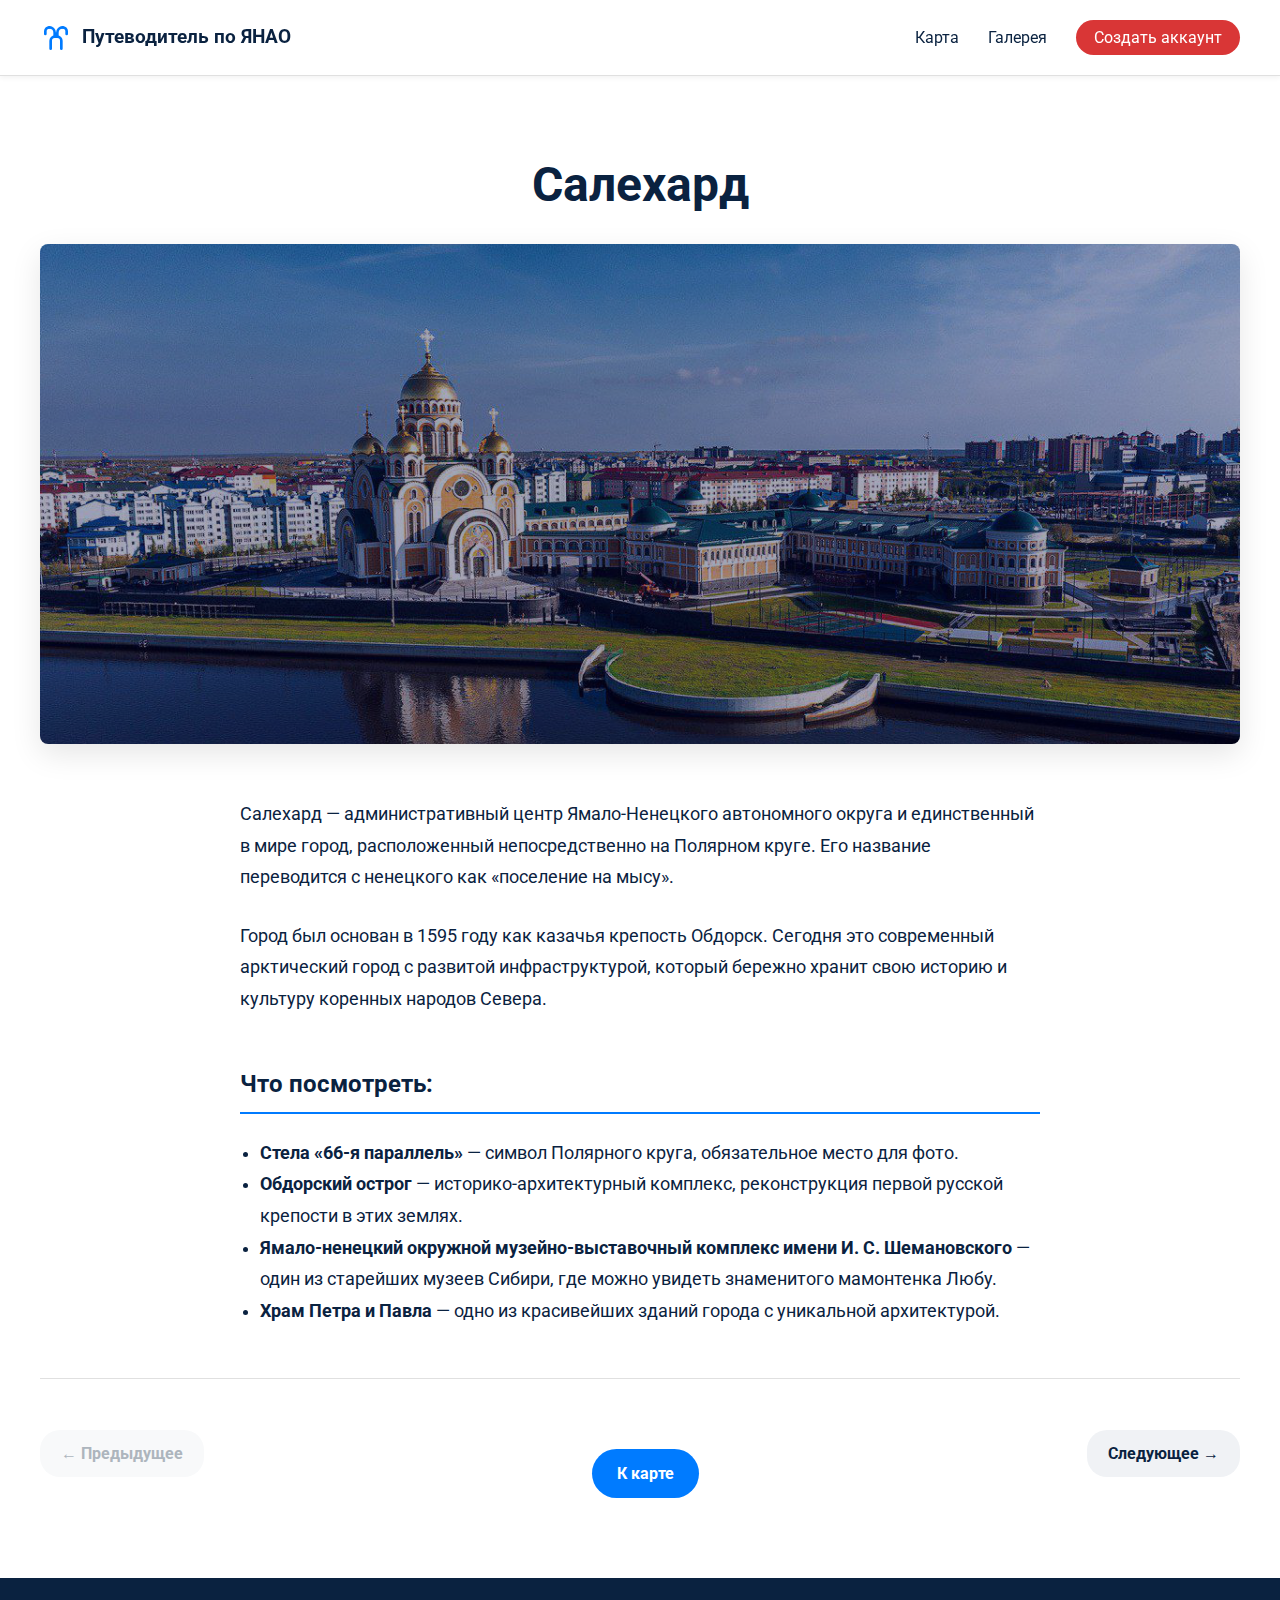
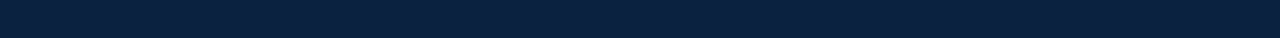
<file: salekhard.html>
<!DOCTYPE html>
<html lang="ru">
<head>
    <meta charset="UTF-8">
    <meta name="viewport" content="width=device-width, initial-scale=1.0">
    <title>Салехард - Путеводитель по ЯНАО</title>
    <link rel="stylesheet" href="style.css">
    <link rel="preconnect" href="https://fonts.googleapis.com">
    <link rel="preconnect" href="https://fonts.gstatic.com" crossorigin>
    <link href="https://fonts.googleapis.com/css2?family=Roboto:wght@300;400;700&display=swap" rel="stylesheet">
</head>
<body>

    <!-- Шапка сайта должна быть на всех страницах -->
    <header class="site-header">
        <div class="container header-container">
            <a href="index.html" class="logo"> <!-- Ссылка ведет на главную -->
                <svg width="32" height="32" viewBox="0 0 24 24" fill="none" xmlns="http://www.w3.org/2000/svg"><path d="M8 20V14C8 12.3431 9.34315 11 11 11H13C14.6569 11 16 12.3431 16 14V20" stroke="#007BFF" stroke-width="2" stroke-linecap="round"/><path d="M11 11V8C11 5.79086 9.20914 4 7 4" stroke="#007BFF" stroke-width="2" stroke-linecap="round"/><path d="M13 11V8C13 5.79086 14.7909 4 17 4" stroke="#007BFF" stroke-width="2" stroke-linecap="round"/><path d="M7 4C5.34315 4 4 5.34315 4 7V9" stroke="#007BFF" stroke-width="2" stroke-linecap="round"/><path d="M17 4C18.6569 4 20 5.34315 20 7V9" stroke="#007BFF" stroke-width="2" stroke-linecap="round"/></svg>
                <span>Путеводитель по ЯНАО</span>
            </a>
            <nav class="main-nav">
                <a href="index.html#map">Карта</a> <!-- Ссылки ведут на главную -->
                <a href="index.html#gallery">Галерея</a>
                <a href="#" class="account-btn" id="open-modal-btn">Создать аккаунт</a>
            </nav>
        </div>
    </header>

    <main>
        <div class="destination-page">
            <div class="container">
                
                <!-- ИЗМЕНИТЕ ЭТОТ КОНТЕНТ ДЛЯ КАЖДОЙ СТРАНИЦЫ -->
                <h1>Салехард</h1>
                <img src="29.png" alt="Салехард" class="destination-image">
                <article>
                    <p>Салехард — административный центр Ямало-Ненецкого автономного округа и единственный в мире город, расположенный непосредственно на Полярном круге. Его название переводится с ненецкого как «поселение на мысу».</p>
                    <p>Город был основан в 1595 году как казачья крепость Обдорск. Сегодня это современный арктический город с развитой инфраструктурой, который бережно хранит свою историю и культуру коренных народов Севера.</p>
                    <h3>Что посмотреть:</h3>
                    <ul>
                        <li><strong>Стела «66-я параллель»</strong> — символ Полярного круга, обязательное место для фото.</li>
                        <li><strong>Обдорский острог</strong> — историко-архитектурный комплекс, реконструкция первой русской крепости в этих землях.</li>
                        <li><strong>Ямало-ненецкий окружной музейно-выставочный комплекс имени И. С. Шемановского</strong> — один из старейших музеев Сибири, где можно увидеть знаменитого мамонтенка Любу.</li>
                        <li><strong>Храм Петра и Павла</strong> — одно из красивейших зданий города с уникальной архитектурой.</li>
                    </ul>
                </article>
<div class="destination-nav">
                    <a href="#" class="nav-link disabled">← Предыдущее</a>
                    <a href="index.html" class="back-btn">К карте</a>
                    <a href="polyarny-ural.html" class="nav-link">Следующее →</a>
                </div>
                
            </div>
        </div>
    </main>

    <!-- Подвал и скрипты должны быть на всех страницах -->
    <footer class="site-footer"><!-- ... --></footer>
    <div id="modal-container" class="modal-container"><!-- ... --></div>
    <script>
        // Скрипт для модального окна должен быть на всех страницах, т.к. кнопка есть в шапке
        const modalContainer = document.getElementById('modal-container');
        const openModalBtn = document.getElementById('open-modal-btn');
        const closeBtn = document.querySelector('.close-btn');
        openModalBtn.addEventListener('click', (event) => { event.preventDefault(); modalContainer.style.display = 'flex'; });
        closeBtn.addEventListener('click', () => { modalContainer.style.display = 'none'; });
        window.addEventListener('click', (event) => { if (event.target === modalContainer) { modalContainer.style.display = 'none'; } });
        document.getElementById('register-form').addEventListener('submit', (event) => { event.preventDefault(); alert('Спасибо за регистрацию! (Это демонстрация, данные не сохранены)'); modalContainer.style.display = 'none'; });
    </script>
    
</body>
</html>
</file>
<file: style.css>
/* --- Глобальные переменные и стили --- */
:root {
    --bg-color: #FFFFFF;
    --text-color: #0A2240; /* Темно-синий */
    --primary-blue: #007BFF; /* Яркий синий */
    --accent-red: #D93636; /* Акцентный красный */
    --light-gray: #f0f2f5; /* Светло-серый фон для секций */
    --font-family: 'Roboto', sans-serif;
    --header-height: 75px; /* Высота шапки для десктопа */
}

/* Плавный скролл по якорным ссылкам */
html {
    scroll-behavior: smooth;
}

body {
    font-family: var(--font-family);
    background-color: var(--bg-color);
    color: var(--text-color);
    margin: 0;
    line-height: 1.6;
    /* Добавляем отступ сверху, равный высоте шапки, чтобы контент не уезжал под нее */
    padding-top: var(--header-height);
}

.container {
    max-width: 1200px;
    margin: 0 auto;
    padding: 0 20px;
}

h2 {
    font-size: 2.5rem;
    font-weight: 700;
    text-align: center;
    margin-bottom: 40px;
    color: var(--text-color);
}

section {
    padding: 60px 0;
}

/* Секция с картой имеет белый фон */
.map-section {
    background-color: var(--bg-color);
}

/* Секция с галереей имеет светло-серый фон */
.gallery-section {
    background-color: var(--light-gray);
}


/* --- Шапка сайта и навигация --- */
.site-header {
    background-color: var(--bg-color);
    border-bottom: 1px solid #e0e0e0;
    box-shadow: 0 2px 5px rgba(0,0,0,0.05);
    /* --- Стили для фиксации меню --- */
    position: fixed;
    top: 0;
    left: 0;
    width: 100%;
    height: var(--header-height);
    z-index: 1000;
    display: flex;
    align-items: center;
}

.header-container {
    display: flex;
    justify-content: space-between;
    align-items: center;
    width: 100%;
}

.logo {
    display: flex;
    align-items: center;
    text-decoration: none;
    color: var(--text-color);
    font-size: 1.2rem;
    font-weight: 700;
}

.logo svg {
    margin-right: 10px;
    transition: transform 0.3s ease;
}

.logo:hover svg {
    transform: scale(1.1);
}

.main-nav a {
    text-decoration: none;
    color: var(--text-color);
    margin-left: 25px;
    font-size: 1rem;
    font-weight: 400;
    transition: color 0.3s ease;
}

.main-nav a:hover {
    color: var(--primary-blue);
}

.account-btn {
    background-color: var(--accent-red);
    color: white !important;
    padding: 8px 18px;
    border-radius: 20px;
    transition: background-color 0.3s ease, transform 0.2s ease;
}

.account-btn:hover {
    background-color: #b52b2b;
    transform: translateY(-2px);
}

/* --- Секция с картой --- */
.map-container {
    position: relative;
    max-width: 1000px;
    margin: 0 auto;
    border-radius: 8px;
    box-shadow: 0 10px 30px rgba(0,0,0,0.1);
}

.map-image {
    display: block;
    width: 100%;
    height: auto;
    border-radius: 8px;
}

.map-point {
    position: absolute;
}

.marker {
    width: 16px;
    height: 16px;
    background-color: var(--primary-blue);
    border: 3px solid white;
    border-radius: 50%;
    transform: translate(-50%, -50%);
    cursor: pointer;
    transition: all 0.3s ease;
    box-shadow: 0 0 0 3px var(--primary-blue);
}

.map-point:hover .marker {
    background-color: var(--accent-red);
    box-shadow: 0 0 0 5px var(--accent-red);
    transform: translate(-50%, -50%) scale(1.2);
}

.popup {
    position: absolute;
    bottom: 25px;
    left: 50%;
    transform: translateX(-50%);
    background: white;
    padding: 15px;
    border-radius: 6px;
    box-shadow: 0 5px 15px rgba(0,0,0,0.2);
    width: 280px;
    opacity: 0;
    visibility: hidden;
    transition: opacity 0.3s ease, transform 0.3s ease;
    transform-origin: bottom center;
    z-index: 10;
}

.map-point:hover .popup {
    opacity: 1;
    visibility: visible;
    transform: translateX(-50%) translateY(-10px);
}

.popup h3 {
    margin: 0 0 5px 0;
    font-size: 1.1rem;
    color: var(--text-color);
}
.popup p {
    margin: 0;
    font-size: 0.9rem;
    line-height: 1.5;
    color: #555;
}

/* --- Орнамент-разделитель --- */
.ornament-divider {
    height: 30px; 
    /* Фон должен совпадать с фоном секции, НАД которой он находится */
    background-color: var(--bg-color); 
    /* Встроенный SVG, рисующий один элемент синего орнамента */
    background-image: url("data:image/svg+xml,%3Csvg xmlns='http://www.w3.org/2000/svg' viewBox='0 0 40 20'%3E%3Cpath d='M0 20 L20 0 L40 20 L30 10 L20 20 L10 10 Z' fill='%23007BFF'/%3E%3C/svg%3E");
    background-size: 40px 20px;
    background-repeat: repeat-x;
    background-position: center;
}

/* --- Секция с галереей --- */
.gallery-grid {
    display: grid;
    grid-template-columns: repeat(auto-fit, minmax(300px, 1fr));
    gap: 20px;
}

.gallery-item {
    border-radius: 8px;
    overflow: hidden;
    box-shadow: 0 5px 15px rgba(0,0,0,0.08);
    transition: transform 0.3s ease, box-shadow 0.3s ease;
}

.gallery-item:hover {
    transform: translateY(-5px) scale(1.03);
    box-shadow: 0 10px 20px rgba(0,0,0,0.12);
}

.gallery-item img {
    width: 100%;
    height: 100%;
    object-fit: cover;
    display: block;
}
.gallery-item {
    border-radius: 8px;
    overflow: hidden;
    box-shadow: 0 5px 15px rgba(0,0,0,0.08);
    transition: transform 0.3s ease, box-shadow 0.3s ease;
    cursor: pointer; /* ИЗМЕНЕНИЕ: Добавляем курсор-указатель */
}

.gallery-item:hover {
    transform: translateY(-5px) scale(1.03);
    box-shadow: 0 10px 20px rgba(0,0,0,0.12);
}

.gallery-item img {
    width: 100%;
    height: 100%;
    object-fit: cover;
    display: block;
}


/* --- НОВЫЕ СТИЛИ: для Лайтбокса (просмотрщика изображений) --- */
.lightbox {
    display: none; /* Скрыт по умолчанию */
    position: fixed;
    z-index: 3000; /* Выше всех остальных элементов */
    left: 0;
    top: 0;
    width: 100%;
    height: 100%;
    background-color: rgba(0, 0, 0, 0.85); /* Более темный фон для акцента на фото */
    justify-content: center;
    align-items: center;
    padding: 20px;
    box-sizing: border-box;
}

.lightbox-content {
    max-width: 90%;
    max-height: 90%;
    object-fit: contain; /* Чтобы изображение помещалось целиком без обрезки */
    box-shadow: 0 0 25px rgba(0,0,0,0.5);
    animation: zoomIn 0.4s ease-in-out;
}

/* Анимация появления изображения */
@keyframes zoomIn {
    from { transform: scale(0.8); opacity: 0; }
    to { transform: scale(1); opacity: 1; }
}

.lightbox-close {
    position: absolute;
    top: 20px;
    right: 35px;
    color: #fff;
    font-size: 40px;
    font-weight: bold;
    transition: 0.3s;
    cursor: pointer;
}

.lightbox-close:hover {
    color: #bbb;
}
a.map-point {
    text-decoration: none;
}
.map-subtitle {
    text-align: center;
    margin-top: -20px;
    margin-bottom: 30px;
    color: #666;
}

/* --- НОВЫЕ СТИЛИ: для страниц достопримечательностей --- */
.destination-page {
    padding: 40px 0;
}

.destination-image {
    width: 100%;
    height: auto;
    max-height: 500px;
    object-fit: cover;
    border-radius: 8px;
    margin-bottom: 30px;
    box-shadow: 0 10px 30px rgba(0,0,0,0.1);
}

.destination-page h1 {
    font-size: 3rem;
    margin-bottom: 20px;
    text-align: center;
}

.destination-page article {
    max-width: 800px;
    margin: 0 auto;
    font-size: 1.1rem;
    line-height: 1.8;
}

.destination-page article p,
.destination-page article ul {
    margin-bottom: 1.5em;
}

.destination-page article h3 {
    margin-top: 2em;
    margin-bottom: 1em;
    font-size: 1.5rem;
    color: var(--text-color);
    border-bottom: 2px solid var(--primary-blue);
    padding-bottom: 5px;
}

.destination-page article ul {
    list-style-type: disc;
    padding-left: 20px;
}

.back-btn {
    display: inline-block;
    margin-top: 40px;
    padding: 12px 25px;
    background-color: var(--primary-blue);
    color: white;
    text-decoration: none;
    border-radius: 25px;
    font-weight: bold;
    transition: background-color 0.3s ease, transform 0.2s ease;
}

.back-btn:hover {
    background-color: #0056b3;
    transform: translateY(-2px);
}
.destination-nav {
    display: flex;
    justify-content: space-between;
    align-items: center;
    margin-top: 50px;
    padding-top: 30px;
    border-top: 1px solid #e0e0e0;
}

.nav-link {
    padding: 10px 20px;
    background-color: #f0f2f5;
    color: var(--text-color);
    text-decoration: none;
    border-radius: 20px;
    font-weight: bold;
    transition: all 0.3s ease;
    border: 1px solid transparent;
}

.nav-link:hover {
    background-color: #e1e5e8;
    transform: translateY(-2px);
}

/* Стиль для кнопки "Назад к карте" делаем более заметным */
.back-btn {
    display: inline-block;
    padding: 12px 25px;
    background-color: var(--primary-blue);
    color: white;
    text-decoration: none;
    border-radius: 25px;
    font-weight: bold;
    transition: background-color 0.3s ease, transform 0.2s ease;
}

.back-btn:hover {
    background-color: #0056b3;
    transform: translateY(-2px);
}

/* Стиль для неактивной (отключенной) кнопки */
.nav-link.disabled {
    background-color: #f8f9fa;
    color: #adb5bd;
    pointer-events: none; /* Кнопка не будет кликабельной */
    cursor: default;
}
/* --- Подвал --- */
.site-footer {
    text-align: center;
    padding: 30px 0;
    margin-top: 40px;
    background-color: var(--text-color);
    color: #a0b2c8;
}

/* --- Адаптивность --- */
@media (max-width: 768px) {
    /* Увеличиваем высоту шапки и отступ для мобильных, т.к. меню переносится */
    :root {
        --header-height: 120px;
    }

    h2 {
        font-size: 2rem;
    }

    .header-container {
        flex-direction: column;
        align-items: flex-start;
        justify-content: center;
    }
    
    .site-header {
        justify-content: flex-start;
    }

    .main-nav {
        margin-top: 15px;
        width: 100%;
        display: flex;
        justify-content: space-between;
        align-items: center;
    }

    .main-nav a {
        margin-left: 0;
    }

    .popup {
        width: 220px;
    }

    .gallery-grid {
        grid-template-columns: repeat(auto-fit, minmax(250px, 1fr));
    }
}

@media (max-width: 480px) {
    /* Снова корректируем высоту шапки и отступ для самых маленьких экранов */
     :root {
        --header-height: 170px;
    }
    
    .main-nav {
        flex-direction: column;
        align-items: flex-start;
    }
    .main-nav a {
        padding: 8px 0;
    }
    .account-btn {
        width: 100%;
        text-align: center;
        margin-top: 10px;
    }
}
/* --- Стили для модального окна --- */
.modal-container {
    display: none; /* Окно скрыто по умолчанию */
    position: fixed;
    z-index: 2000; /* Выше, чем шапка сайта */
    left: 0;
    top: 0;
    width: 100%;
    height: 100%;
    overflow: auto;
    background-color: rgba(0, 0, 0, 0.6); /* Полупрозрачный черный фон */
    /* Flexbox для центрирования содержимого */
    justify-content: center;
    align-items: center;
}

.modal-content {
    background-color: #fff;
    padding: 30px 40px;
    border-radius: 8px;
    box-shadow: 0 5px 20px rgba(0,0,0,0.3);
    width: 90%;
    max-width: 450px;
    position: relative;
    animation: fadeIn 0.3s ease-in-out;
}

/* Анимация появления окна */
@keyframes fadeIn {
    from { opacity: 0; transform: scale(0.9); }
    to { opacity: 1; transform: scale(1); }
}

.close-btn {
    color: #aaa;
    position: absolute;
    top: 10px;
    right: 20px;
    font-size: 28px;
    font-weight: bold;
    cursor: pointer;
    transition: color 0.3s;
}

.close-btn:hover,
.close-btn:focus {
    color: #333;
}

.modal-content h2 {
    text-align: center;
    margin-top: 0;
    margin-bottom: 25px;
}

.form-group {
    margin-bottom: 20px;
}

.form-group label {
    display: block;
    margin-bottom: 5px;
    font-weight: bold;
    font-size: 0.9rem;
    color: #555;
}

.form-group input {
    width: 100%;
    padding: 12px;
    border: 1px solid #ccc;
    border-radius: 5px;
    font-size: 1rem;
    box-sizing: border-box; /* Чтобы padding не влиял на ширину */
}

.form-group input:focus {
    outline: none;
    border-color: var(--primary-blue);
    box-shadow: 0 0 5px rgba(0, 123, 255, 0.5);
}

.submit-btn {
    width: 100%;
    padding: 12px;
    border: none;
    border-radius: 25px;
    background-color: var(--accent-red);
    color: white;
    font-size: 1.1rem;
    font-weight: bold;
    cursor: pointer;
    transition: background-color 0.3s ease, transform 0.2s ease;
}

.submit-btn:hover {
    background-color: #b52b2b;
    transform: translateY(-2px);
}
/* --- Стили для иконки в подвале --- */
.footer-socials {
    margin-top: 15px;
}

.footer-socials a {
    display: inline-block;
    color: #a0b2c8; /* Цвет иконки */
    transition: color 0.3s ease, transform 0.3s ease;
}

.footer-socials a:hover {
    color: #fff; /* Цвет при наведении */
    transform: scale(1.1);
}

.footer-socials svg {
    width: 28px;
    height: 28px;
}
</file>
